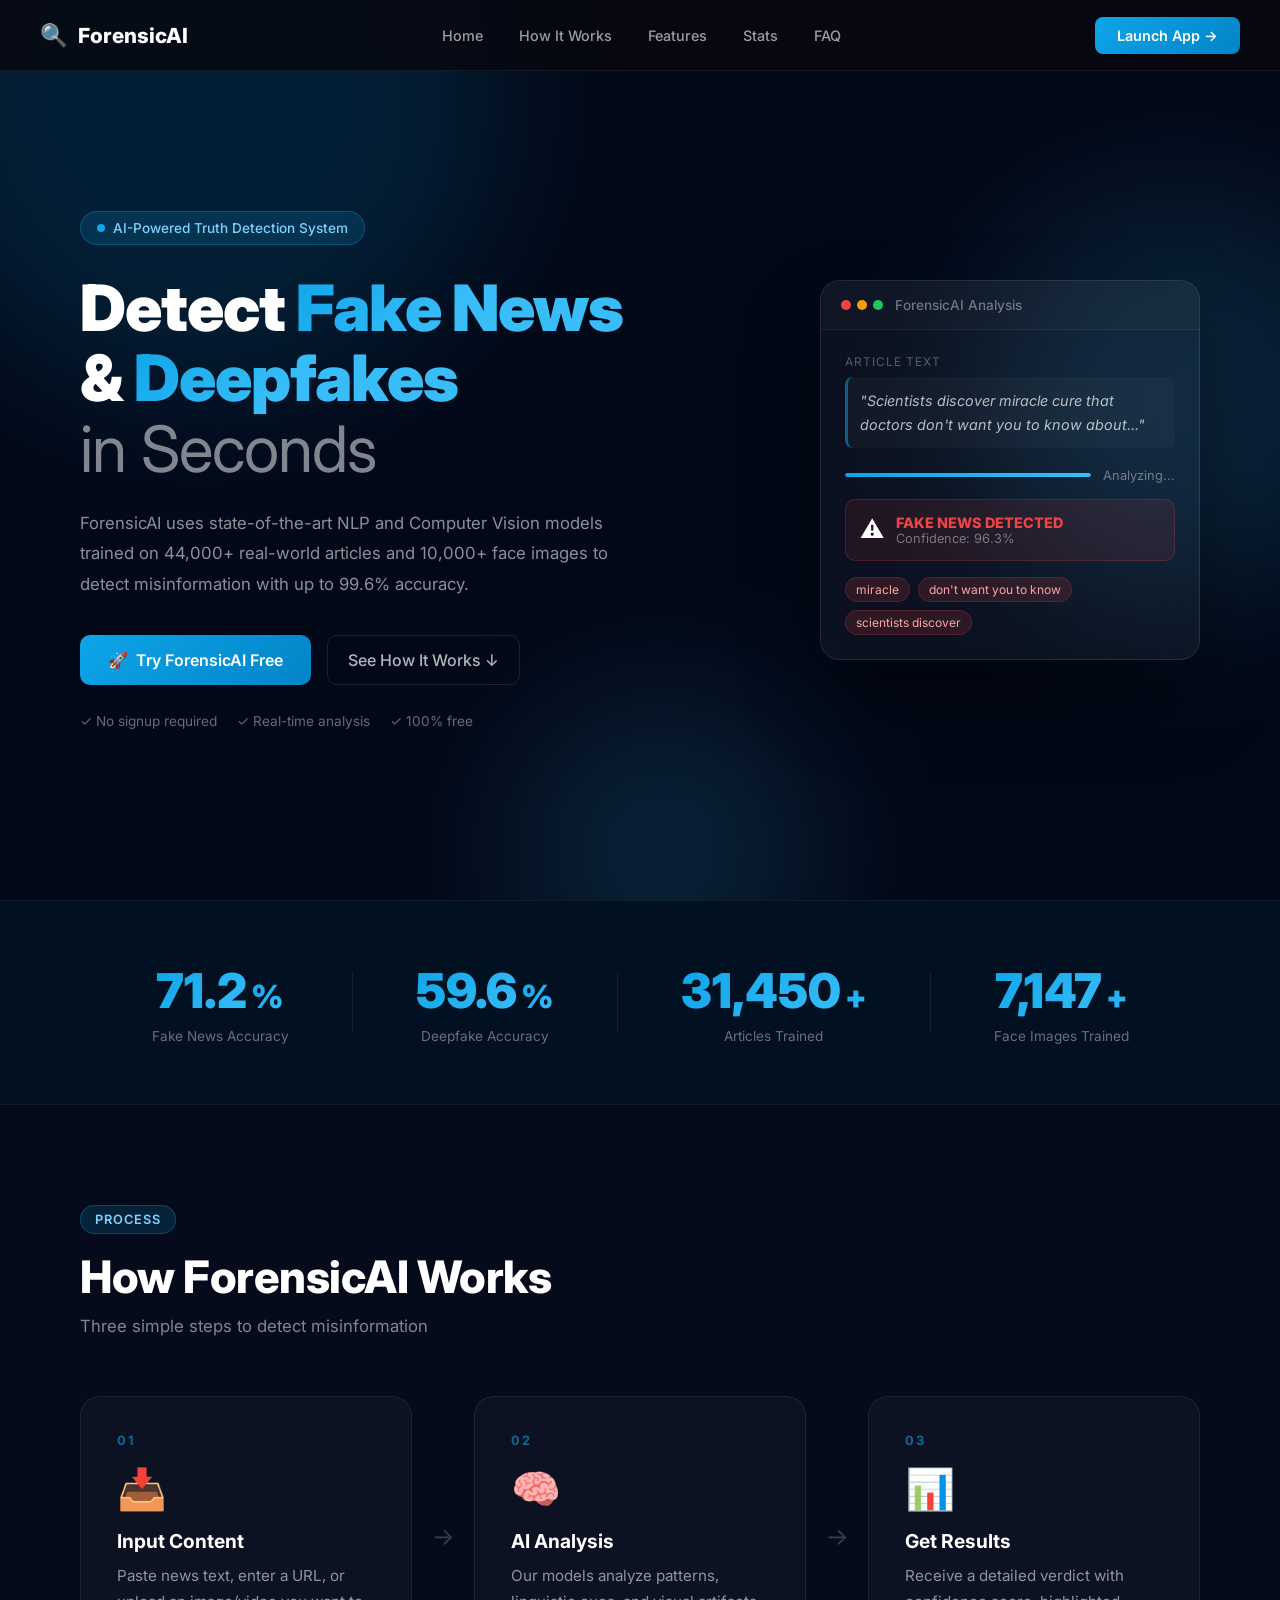
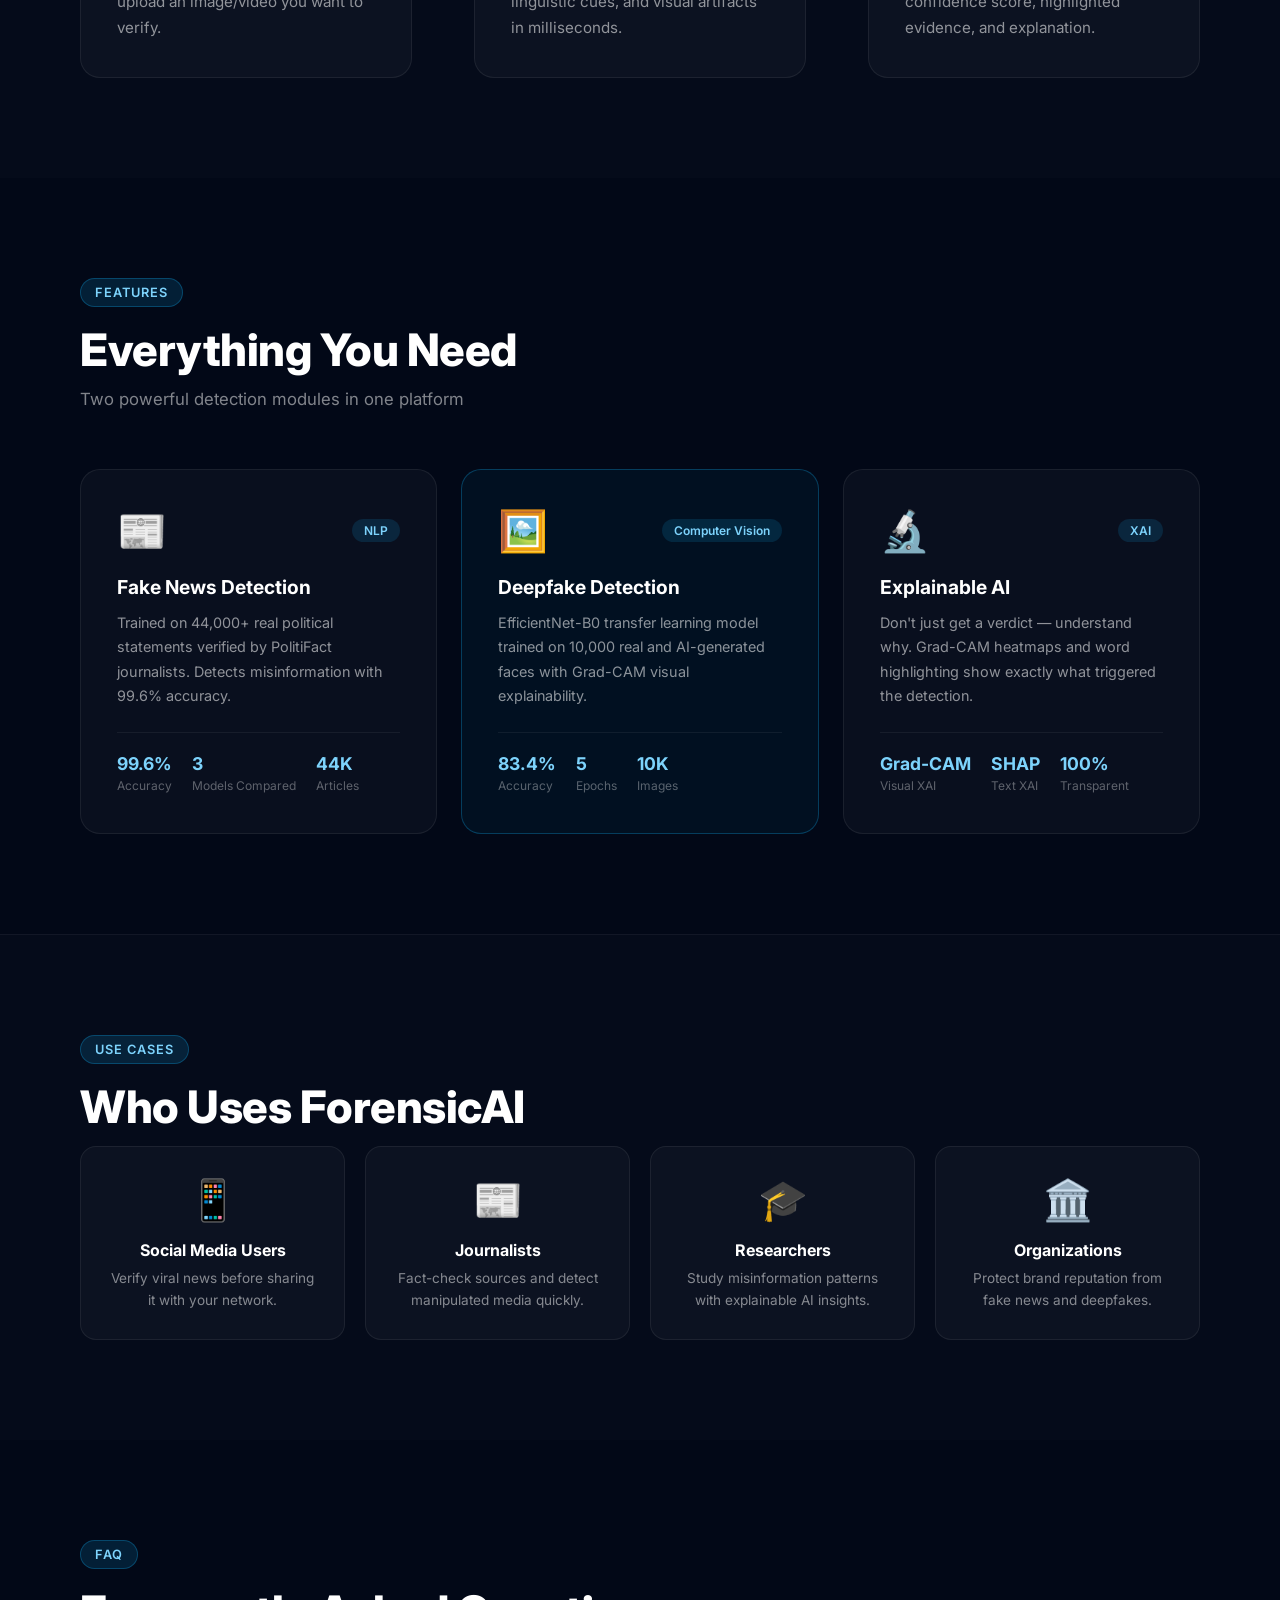
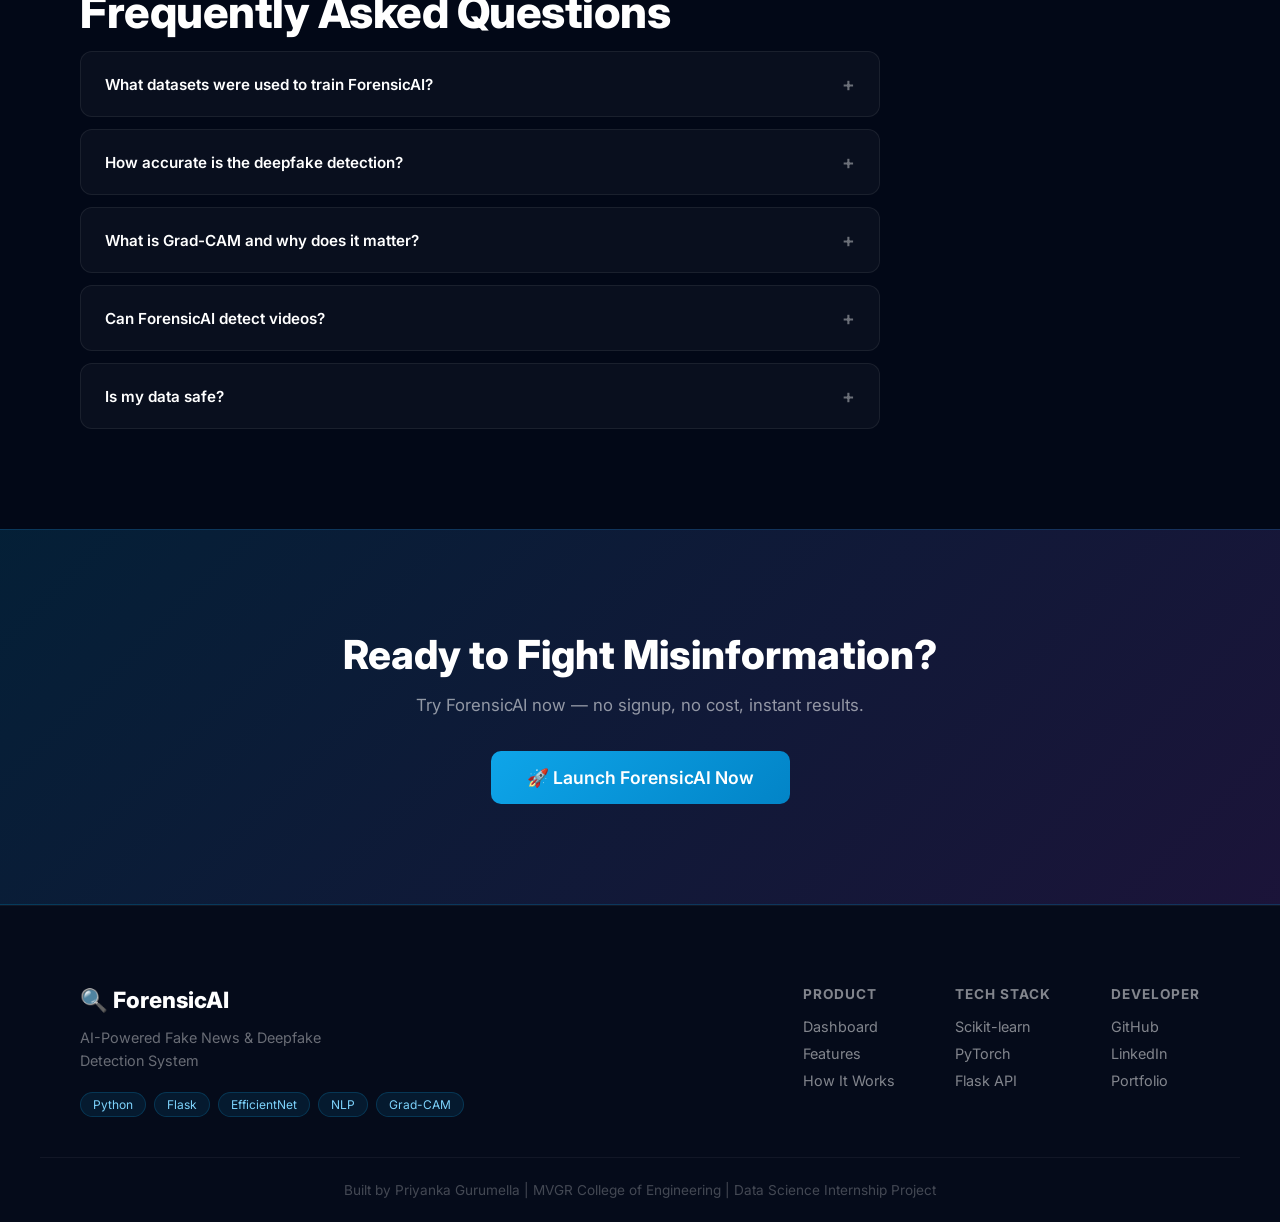
<file: index.html>
<!DOCTYPE html>
<html>
<head>
    <meta http-equiv="refresh" content="0; url=frontend/index.html">
</head>
<body>
    <script>
        window.location.href = "frontend/index.html";
    </script>
</body>
</html>
</file>
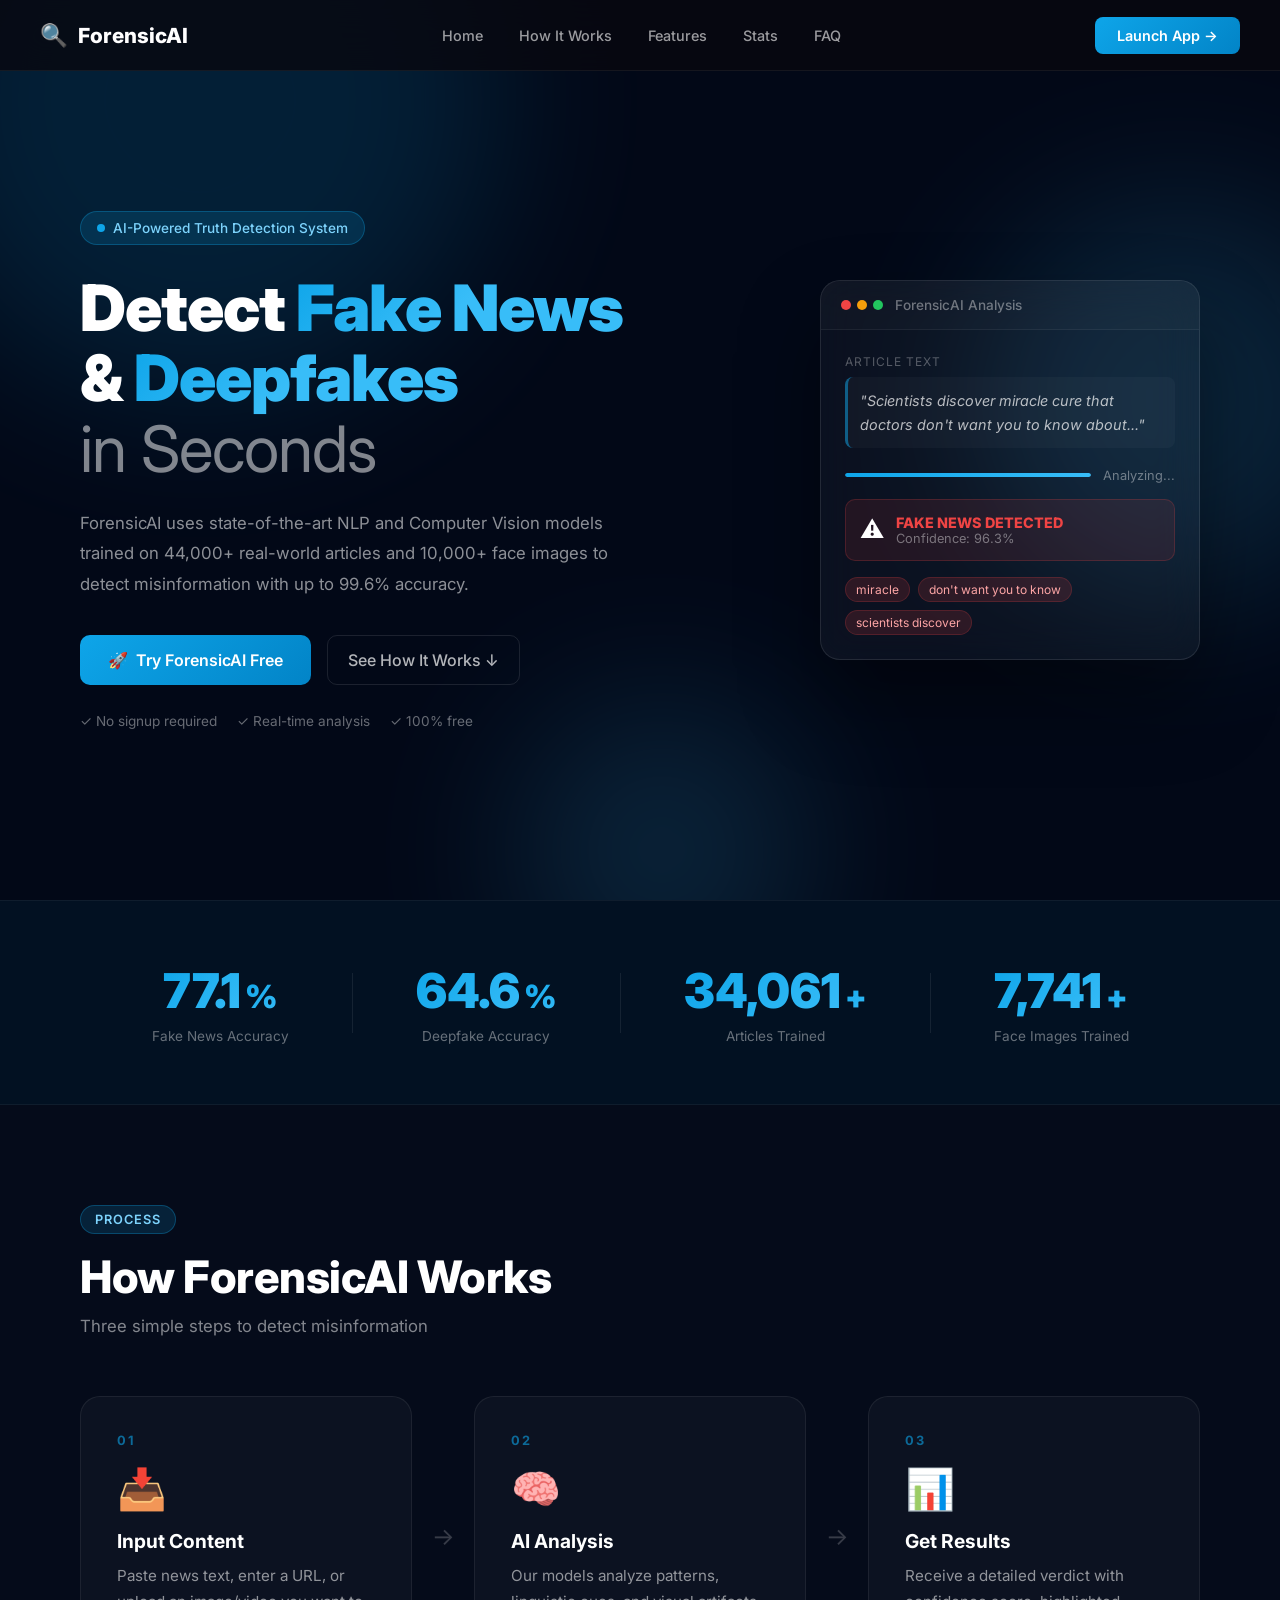
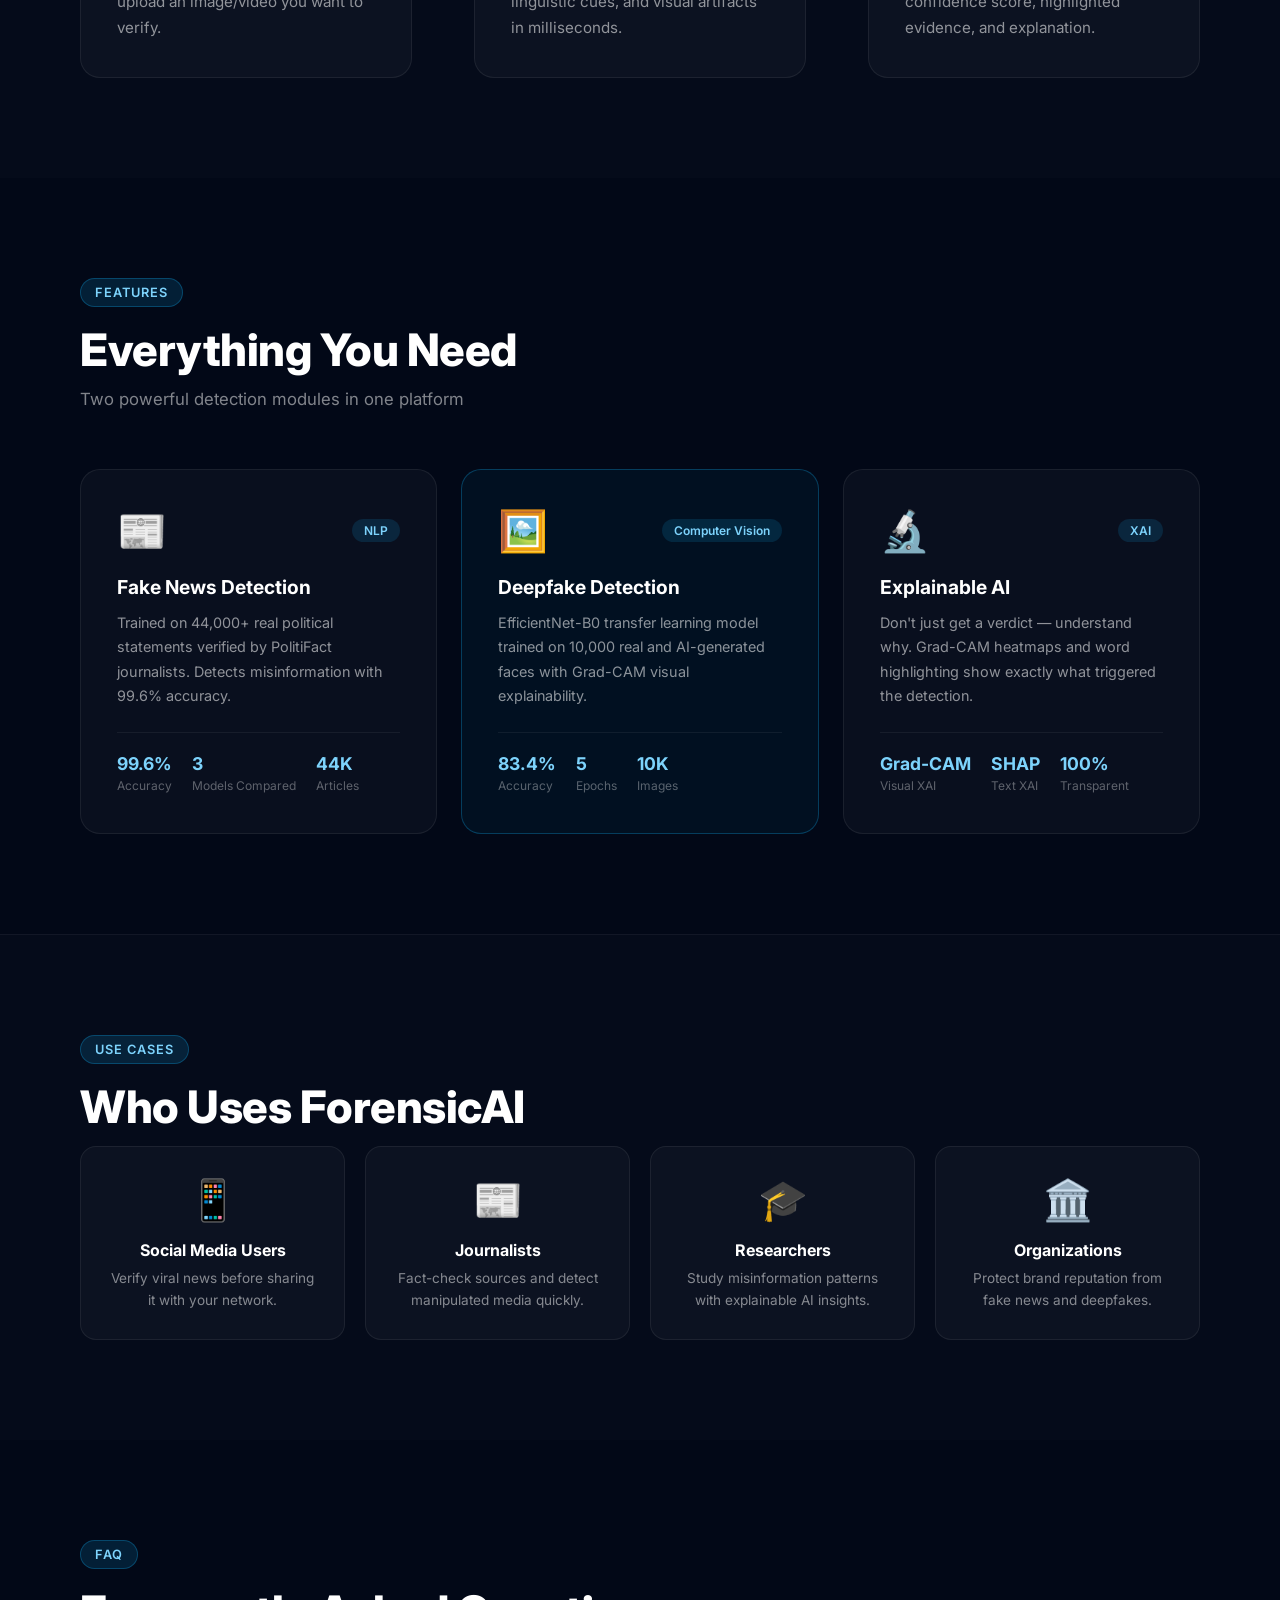
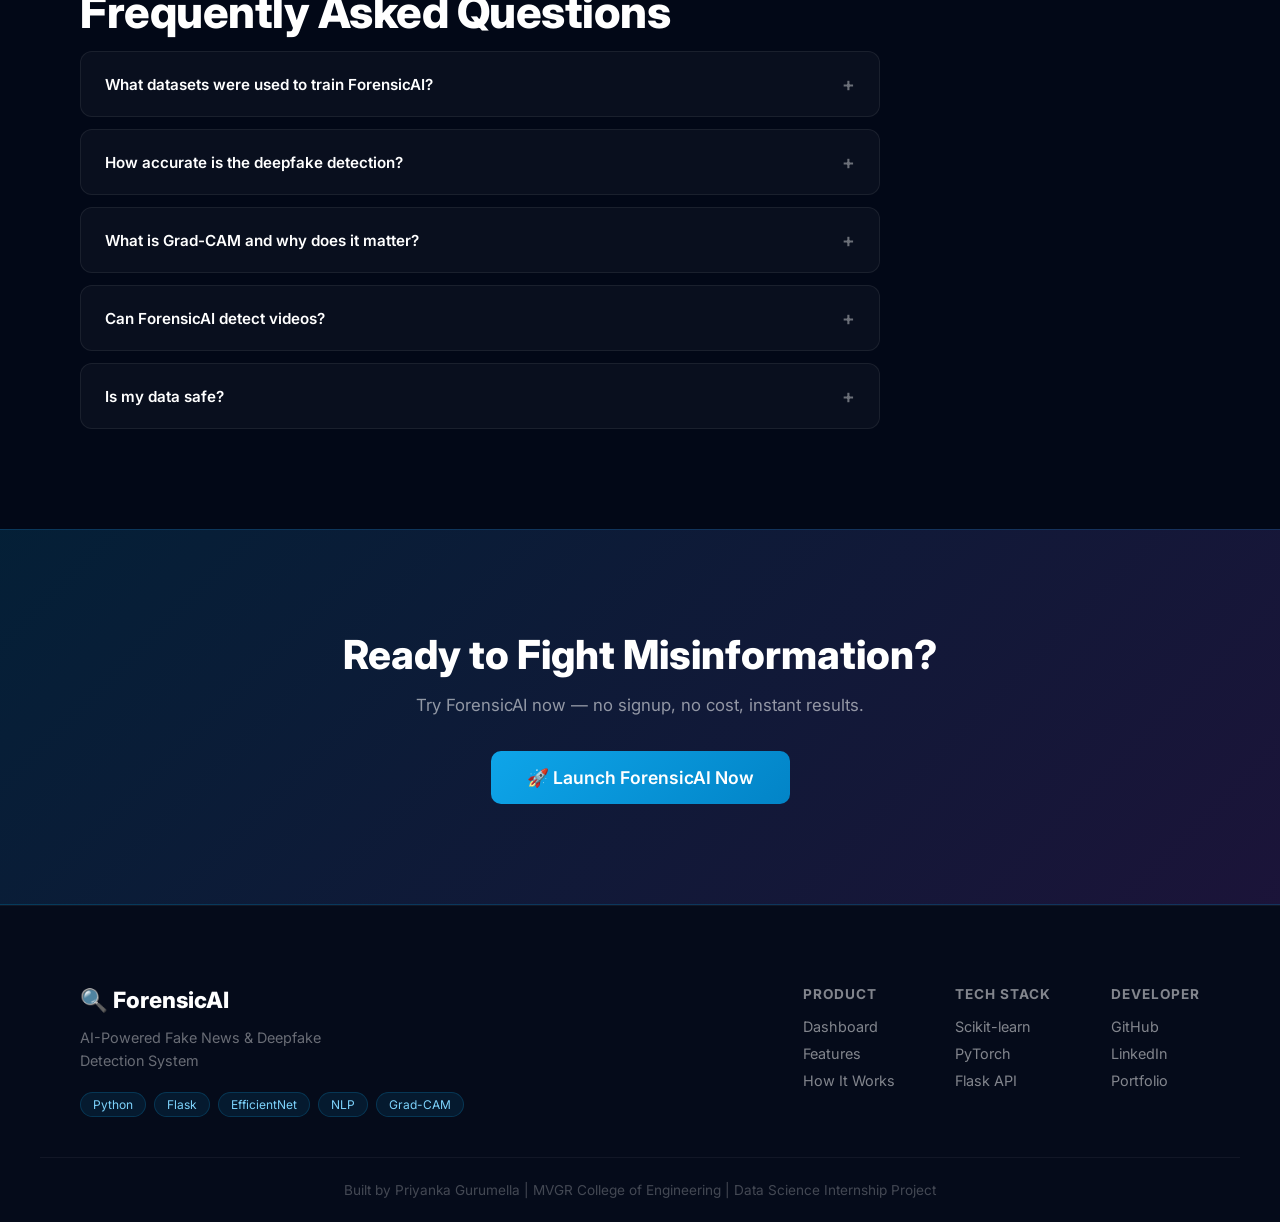
<file: frontend/index.html>
<!DOCTYPE html>
<html lang="en">
<head>
    <meta charset="UTF-8">
    <meta name="viewport" content="width=device-width, initial-scale=1.0">
    <title>ForensicAI - AI Powered Truth Detection</title>
    <link rel="stylesheet" href="css/style.css">
    <link href="https://fonts.googleapis.com/css2?family=Inter:wght@300;400;500;600;700;800;900&display=swap" rel="stylesheet">
</head>
<body>

    <!-- NAVBAR -->
    <nav class="navbar" id="navbar">
        <div class="nav-container">
            <div class="nav-logo">
                <span class="logo-icon">🔍</span>
                <span class="logo-text">ForensicAI</span>
            </div>
            <div class="nav-links">
                <a href="#home">Home</a>
                <a href="#how-it-works">How It Works</a>
                <a href="#features">Features</a>
                <a href="#stats">Stats</a>
                <a href="#faq">FAQ</a>
            </div>
            <a href="dashboard.html" class="nav-cta">Launch App →</a>
        </div>
    </nav>

    <!-- HERO -->
    <section class="hero" id="home">
        <div class="hero-bg">
            <div class="hero-orb orb1"></div>
            <div class="hero-orb orb2"></div>
            <div class="hero-orb orb3"></div>
        </div>
        <div class="hero-container">
            <div class="hero-left">
                <div class="hero-badge">
                    <span class="badge-dot"></span>
                    AI-Powered Truth Detection System
                </div>
                <h1 class="hero-title">
                    Detect <span class="gradient-text">Fake News</span><br>
                    & <span class="gradient-text">Deepfakes</span><br>
                    <span class="hero-subtitle-text">in Seconds</span>
                </h1>
                <p class="hero-desc">
                    ForensicAI uses state-of-the-art NLP and Computer Vision models 
                    trained on 44,000+ real-world articles and 10,000+ face images 
                    to detect misinformation with up to 99.6% accuracy.
                </p>
                <div class="hero-actions">
                    <a href="dashboard.html" class="btn-primary">
                        <span>🚀</span> Try ForensicAI Free
                    </a>
                    <a href="#how-it-works" class="btn-ghost">
                        See How It Works ↓
                    </a>
                </div>
                <div class="hero-trust">
                    <span>✓ No signup required</span>
                    <span>✓ Real-time analysis</span>
                    <span>✓ 100% free</span>
                </div>
            </div>
            <div class="hero-right">
                <div class="demo-card">
                    <div class="demo-header">
                        <div class="demo-dots">
                            <span></span><span></span><span></span>
                        </div>
                        <div class="demo-title">ForensicAI Analysis</div>
                    </div>
                    <div class="demo-body">
                        <div class="demo-input">
                            <div class="demo-label">Article Text</div>
                            <div class="demo-text">"Scientists discover miracle cure that doctors don't want you to know about..."</div>
                        </div>
                        <div class="demo-analyzing">
                            <div class="demo-bar">
                                <div class="demo-bar-fill"></div>
                            </div>
                            <span>Analyzing...</span>
                        </div>
                        <div class="demo-result fake-result">
                            <div class="result-icon">⚠️</div>
                            <div class="result-info">
                                <div class="result-verdict">FAKE NEWS DETECTED</div>
                                <div class="result-conf">Confidence: 96.3%</div>
                            </div>
                        </div>
                        <div class="demo-tags">
                            <span class="tag-fake">miracle</span>
                            <span class="tag-fake">don't want you to know</span>
                            <span class="tag-fake">scientists discover</span>
                        </div>
                    </div>
                </div>
            </div>
        </div>
    </section>

    <!-- STATS COUNTER -->
    <section class="counter-section">
        <div class="counter-container">
            <div class="counter-item">
                <div class="counter-num" data-target="99.6">0</div>
                <div class="counter-symbol">%</div>
                <div class="counter-label">Fake News Accuracy</div>
            </div>
            <div class="counter-divider"></div>
            <div class="counter-item">
                <div class="counter-num" data-target="83.4">0</div>
                <div class="counter-symbol">%</div>
                <div class="counter-label">Deepfake Accuracy</div>
            </div>
            <div class="counter-divider"></div>
            <div class="counter-item">
                <div class="counter-num" data-target="44000">0</div>
                <div class="counter-symbol">+</div>
                <div class="counter-label">Articles Trained</div>
            </div>
            <div class="counter-divider"></div>
            <div class="counter-item">
                <div class="counter-num" data-target="10000">0</div>
                <div class="counter-symbol">+</div>
                <div class="counter-label">Face Images Trained</div>
            </div>
        </div>
    </section>

    <!-- HOW IT WORKS -->
    <section class="how-it-works" id="how-it-works">
        <div class="section-container">
            <div class="section-tag">Process</div>
            <h2 class="section-title">How ForensicAI Works</h2>
            <p class="section-desc">Three simple steps to detect misinformation</p>
            <div class="steps-grid">
                <div class="step-card">
                    <div class="step-number">01</div>
                    <div class="step-icon">📥</div>
                    <h3>Input Content</h3>
                    <p>Paste news text, enter a URL, or upload an image/video you want to verify.</p>
                </div>
                <div class="step-arrow">→</div>
                <div class="step-card">
                    <div class="step-number">02</div>
                    <div class="step-icon">🧠</div>
                    <h3>AI Analysis</h3>
                    <p>Our models analyze patterns, linguistic cues, and visual artifacts in milliseconds.</p>
                </div>
                <div class="step-arrow">→</div>
                <div class="step-card">
                    <div class="step-number">03</div>
                    <div class="step-icon">📊</div>
                    <h3>Get Results</h3>
                    <p>Receive a detailed verdict with confidence score, highlighted evidence, and explanation.</p>
                </div>
            </div>
        </div>
    </section>

    <!-- FEATURES -->
    <section class="features" id="features">
        <div class="section-container">
            <div class="section-tag">Features</div>
            <h2 class="section-title">Everything You Need</h2>
            <p class="section-desc">Two powerful detection modules in one platform</p>
            <div class="features-grid">
                <div class="feature-card">
                    <div class="feature-top">
                        <div class="feature-icon-wrap">📰</div>
                        <div class="feature-badge">NLP</div>
                    </div>
                    <h3>Fake News Detection</h3>
                    <p>Trained on 44,000+ real political statements verified by PolitiFact journalists. Detects misinformation with 99.6% accuracy.</p>
                    <div class="feature-stats">
                        <div class="fstat">
                            <span>99.6%</span>
                            <p>Accuracy</p>
                        </div>
                        <div class="fstat">
                            <span>3</span>
                            <p>Models Compared</p>
                        </div>
                        <div class="fstat">
                            <span>44K</span>
                            <p>Articles</p>
                        </div>
                    </div>
                </div>
                <div class="feature-card featured">
                    <div class="feature-top">
                        <div class="feature-icon-wrap">🖼️</div>
                        <div class="feature-badge">Computer Vision</div>
                    </div>
                    <h3>Deepfake Detection</h3>
                    <p>EfficientNet-B0 transfer learning model trained on 10,000 real and AI-generated faces with Grad-CAM visual explainability.</p>
                    <div class="feature-stats">
                        <div class="fstat">
                            <span>83.4%</span>
                            <p>Accuracy</p>
                        </div>
                        <div class="fstat">
                            <span>5</span>
                            <p>Epochs</p>
                        </div>
                        <div class="fstat">
                            <span>10K</span>
                            <p>Images</p>
                        </div>
                    </div>
                </div>
                <div class="feature-card">
                    <div class="feature-top">
                        <div class="feature-icon-wrap">🔬</div>
                        <div class="feature-badge">XAI</div>
                    </div>
                    <h3>Explainable AI</h3>
                    <p>Don't just get a verdict — understand why. Grad-CAM heatmaps and word highlighting show exactly what triggered the detection.</p>
                    <div class="feature-stats">
                        <div class="fstat">
                            <span>Grad-CAM</span>
                            <p>Visual XAI</p>
                        </div>
                        <div class="fstat">
                            <span>SHAP</span>
                            <p>Text XAI</p>
                        </div>
                        <div class="fstat">
                            <span>100%</span>
                            <p>Transparent</p>
                        </div>
                    </div>
                </div>
            </div>
        </div>
    </section>

    <!-- USE CASES -->
    <section class="use-cases">
        <div class="section-container">
            <div class="section-tag">Use Cases</div>
            <h2 class="section-title">Who Uses ForensicAI</h2>
            <div class="cases-grid">
                <div class="case-card">
                    <div class="case-icon">📱</div>
                    <h3>Social Media Users</h3>
                    <p>Verify viral news before sharing it with your network.</p>
                </div>
                <div class="case-card">
                    <div class="case-icon">📰</div>
                    <h3>Journalists</h3>
                    <p>Fact-check sources and detect manipulated media quickly.</p>
                </div>
                <div class="case-card">
                    <div class="case-icon">🎓</div>
                    <h3>Researchers</h3>
                    <p>Study misinformation patterns with explainable AI insights.</p>
                </div>
                <div class="case-card">
                    <div class="case-icon">🏛️</div>
                    <h3>Organizations</h3>
                    <p>Protect brand reputation from fake news and deepfakes.</p>
                </div>
            </div>
        </div>
    </section>

    <!-- FAQ -->
    <section class="faq" id="faq">
        <div class="section-container">
            <div class="section-tag">FAQ</div>
            <h2 class="section-title">Frequently Asked Questions</h2>
            <div class="faq-list">
                <div class="faq-item" onclick="toggleFaq(this)">
                    <div class="faq-question">
                        <span>What datasets were used to train ForensicAI?</span>
                        <span class="faq-arrow">+</span>
                    </div>
                    <div class="faq-answer">
                        Fake News module uses real news articles from Kaggle containing verified fake and real news. Deepfake module uses 140K Real and Fake Faces dataset from Kaggle, containing StyleGAN-generated faces.
                    </div>
                </div>
                <div class="faq-item" onclick="toggleFaq(this)">
                    <div class="faq-question">
                        <span>How accurate is the deepfake detection?</span>
                        <span class="faq-arrow">+</span>
                    </div>
                    <div class="faq-answer">
                        Our EfficientNet-B0 model achieved 83.4% validation accuracy after 5 epochs of training on CPU. With GPU training and more epochs, this can reach 90%+.
                    </div>
                </div>
                <div class="faq-item" onclick="toggleFaq(this)">
                    <div class="faq-question">
                        <span>What is Grad-CAM and why does it matter?</span>
                        <span class="faq-arrow">+</span>
                    </div>
                    <div class="faq-answer">
                        Grad-CAM (Gradient-weighted Class Activation Mapping) creates a heatmap showing which regions of an image influenced the model's decision. This makes AI decisions transparent and explainable.
                    </div>
                </div>
                <div class="faq-item" onclick="toggleFaq(this)">
                    <div class="faq-question">
                        <span>Can ForensicAI detect videos?</span>
                        <span class="faq-arrow">+</span>
                    </div>
                    <div class="faq-answer">
                        Currently ForensicAI detects deepfake images. Video detection is planned for the next version — it will extract frames and analyze each one using the same model.
                    </div>
                </div>
                <div class="faq-item" onclick="toggleFaq(this)">
                    <div class="faq-question">
                        <span>Is my data safe?</span>
                        <span class="faq-arrow">+</span>
                    </div>
                    <div class="faq-answer">
                        Yes. ForensicAI runs locally on your machine. No data is sent to external servers — everything is processed by the local Flask API running on your computer.
                    </div>
                </div>
            </div>
        </div>
    </section>

    <!-- CTA -->
    <section class="cta-section">
        <div class="cta-container">
            <h2>Ready to Fight Misinformation?</h2>
            <p>Try ForensicAI now — no signup, no cost, instant results.</p>
            <a href="dashboard.html" class="btn-primary large">
                🚀 Launch ForensicAI Now
            </a>
        </div>
    </section>

    <!-- FOOTER -->
    <footer class="footer">
        <div class="footer-container">
            <div class="footer-brand">
                <div class="footer-logo">🔍 ForensicAI</div>
                <p>AI-Powered Fake News & Deepfake Detection System</p>
                <div class="footer-tech">
                    <span>Python</span>
                    <span>Flask</span>
                    <span>EfficientNet</span>
                    <span>NLP</span>
                    <span>Grad-CAM</span>
                </div>
            </div>
            <div class="footer-links">
                <div class="footer-col">
                    <h4>Product</h4>
                    <a href="dashboard.html">Dashboard</a>
                    <a href="#features">Features</a>
                    <a href="#how-it-works">How It Works</a>
                </div>
                <div class="footer-col">
                    <h4>Tech Stack</h4>
                    <a href="#">Scikit-learn</a>
                    <a href="#">PyTorch</a>
                    <a href="#">Flask API</a>
                </div>
                <div class="footer-col">
                    <h4>Developer</h4>
                    <a href="https://github.com/priyankagurumella">GitHub</a>
                    <a href="#">LinkedIn</a>
                    <a href="#">Portfolio</a>
                </div>
            </div>
        </div>
        <div class="footer-bottom">
            <p>Built by Priyanka Gurumella | MVGR College of Engineering | Data Science Internship Project</p>
        </div>
    </footer>

    <script src="js/app.js"></script>
</body>
</html>
</file>
<file: frontend/css/style.css>
* {
    margin: 0;
    padding: 0;
    box-sizing: border-box;
}

body {
    font-family: 'Inter', sans-serif;
    background: #020817;
    color: #ffffff;
    overflow-x: hidden;
}

/* ===== NAVBAR ===== */
.navbar {
    position: fixed;
    top: 0;
    width: 100%;
    z-index: 1000;
    padding: 0 40px;
    background: rgba(8, 8, 16, 0.8);
    backdrop-filter: blur(20px);
    border-bottom: 1px solid rgba(255,255,255,0.06);
}

.nav-container {
    max-width: 1200px;
    margin: 0 auto;
    display: flex;
    align-items: center;
    justify-content: space-between;
    height: 70px;
}

.nav-logo {
    display: flex;
    align-items: center;
    gap: 10px;
    text-decoration: none;
}

.logo-icon { font-size: 1.4rem; }

.logo-text {
    font-size: 1.3rem;
    font-weight: 800;
    color: #fff;
}

.nav-links {
    display: flex;
    gap: 36px;
    align-items: center;
}

.nav-links a {
    color: rgba(255,255,255,0.6);
    text-decoration: none;
    font-size: 0.9rem;
    font-weight: 500;
    transition: color 0.2s;
}

.nav-links a:hover { color: #fff; }

.nav-cta {
    background: linear-gradient(135deg, #0ea5e9, #0284c7);
    color: #fff !important;
    padding: 10px 22px;
    border-radius: 8px;
    font-weight: 600;
    font-size: 0.9rem;
    text-decoration: none;
    transition: opacity 0.2s, transform 0.2s;
}

.nav-cta:hover {
    opacity: 0.9;
    transform: translateY(-1px);
}

/* ===== HERO ===== */
.hero {
    min-height: 100vh;
    position: relative;
    display: flex;
    align-items: center;
    overflow: hidden;
}

.hero-bg {
    position: absolute;
    inset: 0;
    pointer-events: none;
}

.hero-orb {
    position: absolute;
    border-radius: 50%;
    filter: blur(80px);
    opacity: 0.15;
}

.orb1 {
    width: 600px;
    height: 600px;
    background: #0ea5e9;
    top: -200px;
    left: -100px;
}

.orb2 {
    width: 400px;
    height: 400px;
    background: #38bdf8;
    top: 200px;
    right: -100px;
}

.orb3 {
    width: 300px;
    height: 300px;
    background: #38bdf8;
    bottom: -100px;
    left: 40%;
}

.hero-container {
    max-width: 1200px;
    margin: 0 auto;
    padding: 120px 40px 80px;
    display: flex;
    align-items: center;
    justify-content: space-between;
    gap: 60px;
    width: 100%;
    position: relative;
}

.hero-left { max-width: 580px; }

.hero-badge {
    display: inline-flex;
    align-items: center;
    gap: 8px;
    background: rgba(14,165,233,0.15);
    border: 1px solid rgba(14,165,233,0.3);
    color: #7dd3fc;
    padding: 8px 16px;
    border-radius: 100px;
    font-size: 0.85rem;
    font-weight: 500;
    margin-bottom: 28px;
}

.badge-dot {
    width: 8px;
    height: 8px;
    background: #0ea5e9;
    border-radius: 50%;
    animation: pulse 2s infinite;
}

@keyframes pulse {
    0%, 100% { opacity: 1; transform: scale(1); }
    50% { opacity: 0.5; transform: scale(0.8); }
}

.hero-title {
    font-size: 4rem;
    font-weight: 900;
    line-height: 1.1;
    margin-bottom: 24px;
    letter-spacing: -1px;
}

.hero-subtitle-text {
    color: rgba(255,255,255,0.5);
    font-weight: 400;
}

.gradient-text {
    background: linear-gradient(135deg, #0ea5e9, #38bdf8, #38bdf8);
    -webkit-background-clip: text;
    -webkit-text-fill-color: transparent;
    background-clip: text;
}

.hero-desc {
    font-size: 1.05rem;
    color: rgba(255,255,255,0.55);
    line-height: 1.8;
    margin-bottom: 36px;
}

.hero-actions {
    display: flex;
    gap: 16px;
    margin-bottom: 28px;
    flex-wrap: wrap;
}

.btn-primary {
    display: inline-flex;
    align-items: center;
    gap: 8px;
    background: linear-gradient(135deg, #0ea5e9, #0284c7);
    color: #fff;
    padding: 14px 28px;
    border-radius: 10px;
    text-decoration: none;
    font-weight: 600;
    font-size: 1rem;
    transition: transform 0.2s, box-shadow 0.2s;
    border: none;
    cursor: pointer;
}

.btn-primary:hover {
    transform: translateY(-2px);
    box-shadow: 0 12px 40px rgba(14,165,233,0.4);
}

.btn-primary.large {
    padding: 16px 36px;
    font-size: 1.1rem;
}

.btn-ghost {
    display: inline-flex;
    align-items: center;
    gap: 8px;
    color: rgba(255,255,255,0.7);
    text-decoration: none;
    font-weight: 500;
    font-size: 1rem;
    padding: 14px 20px;
    border-radius: 10px;
    border: 1px solid rgba(255,255,255,0.1);
    transition: border-color 0.2s, color 0.2s;
}

.btn-ghost:hover {
    border-color: rgba(14,165,233,0.5);
    color: #fff;
}

.btn-secondary {
    display: inline-flex;
    align-items: center;
    gap: 8px;
    color: rgba(255,255,255,0.7);
    text-decoration: none;
    font-weight: 500;
    padding: 14px 20px;
    border-radius: 10px;
    border: 1px solid rgba(255,255,255,0.1);
    transition: border-color 0.2s;
}

.hero-trust {
    display: flex;
    gap: 20px;
    flex-wrap: wrap;
}

.hero-trust span {
    font-size: 0.85rem;
    color: rgba(255,255,255,0.4);
}

/* DEMO CARD */
.hero-right { flex-shrink: 0; }

.demo-card {
    background: rgba(255,255,255,0.04);
    border: 1px solid rgba(255,255,255,0.1);
    border-radius: 20px;
    width: 380px;
    overflow: hidden;
    backdrop-filter: blur(20px);
    box-shadow: 0 40px 80px rgba(0,0,0,0.4);
}

.demo-header {
    display: flex;
    align-items: center;
    gap: 12px;
    padding: 16px 20px;
    border-bottom: 1px solid rgba(255,255,255,0.06);
    background: rgba(255,255,255,0.02);
}

.demo-dots {
    display: flex;
    gap: 6px;
}

.demo-dots span {
    width: 10px;
    height: 10px;
    border-radius: 50%;
    background: rgba(255,255,255,0.15);
}

.demo-dots span:nth-child(1) { background: #ef4444; }
.demo-dots span:nth-child(2) { background: #f59e0b; }
.demo-dots span:nth-child(3) { background: #22c55e; }

.demo-title {
    font-size: 0.85rem;
    color: rgba(255,255,255,0.4);
    font-weight: 500;
}

.demo-body { padding: 24px; }

.demo-label {
    font-size: 0.75rem;
    text-transform: uppercase;
    letter-spacing: 1px;
    color: rgba(255,255,255,0.3);
    margin-bottom: 8px;
}

.demo-text {
    font-size: 0.9rem;
    color: rgba(255,255,255,0.7);
    line-height: 1.6;
    font-style: italic;
    margin-bottom: 20px;
    padding: 12px;
    background: rgba(255,255,255,0.03);
    border-radius: 8px;
    border-left: 3px solid rgba(14,165,233,0.5);
}

.demo-analyzing {
    display: flex;
    align-items: center;
    gap: 12px;
    margin-bottom: 16px;
}

.demo-bar {
    flex: 1;
    height: 4px;
    background: rgba(255,255,255,0.08);
    border-radius: 2px;
    overflow: hidden;
}

.demo-bar-fill {
    height: 100%;
    background: linear-gradient(90deg, #0ea5e9, #38bdf8);
    border-radius: 2px;
    animation: loading 2s ease-in-out infinite;
}

@keyframes loading {
    0% { width: 0%; }
    50% { width: 70%; }
    100% { width: 100%; }
}

.demo-analyzing span {
    font-size: 0.8rem;
    color: rgba(255,255,255,0.4);
    white-space: nowrap;
}

.demo-result {
    display: flex;
    align-items: center;
    gap: 12px;
    padding: 14px;
    border-radius: 10px;
    margin-bottom: 16px;
}

.fake-result {
    background: rgba(239,68,68,0.1);
    border: 1px solid rgba(239,68,68,0.2);
}

.result-icon { font-size: 1.5rem; }

.result-verdict {
    font-weight: 800;
    font-size: 0.9rem;
    color: #ef4444;
}

.result-conf {
    font-size: 0.8rem;
    color: rgba(255,255,255,0.4);
}

.demo-tags {
    display: flex;
    flex-wrap: wrap;
    gap: 8px;
}

.tag-fake {
    background: rgba(239,68,68,0.15);
    color: #fca5a5;
    padding: 4px 10px;
    border-radius: 20px;
    font-size: 0.75rem;
    border: 1px solid rgba(239,68,68,0.2);
}

/* ===== COUNTER SECTION ===== */
.counter-section {
    background: rgba(14,165,233,0.05);
    border-top: 1px solid rgba(255,255,255,0.05);
    border-bottom: 1px solid rgba(255,255,255,0.05);
    padding: 60px 40px;
}

.counter-container {
    max-width: 1000px;
    margin: 0 auto;
    display: flex;
    align-items: center;
    justify-content: space-around;
    flex-wrap: wrap;
    gap: 40px;
}

.counter-item { text-align: center; }

.counter-num {
    font-size: 3rem;
    font-weight: 900;
    background: linear-gradient(135deg, #0ea5e9, #38bdf8);
    -webkit-background-clip: text;
    -webkit-text-fill-color: transparent;
    display: inline;
}

.counter-symbol {
    font-size: 2rem;
    font-weight: 900;
    background: linear-gradient(135deg, #0ea5e9, #38bdf8);
    -webkit-background-clip: text;
    -webkit-text-fill-color: transparent;
    display: inline;
}

.counter-label {
    font-size: 0.85rem;
    color: rgba(255,255,255,0.4);
    margin-top: 8px;
}

.counter-divider {
    width: 1px;
    height: 60px;
    background: rgba(255,255,255,0.08);
}

/* ===== SECTIONS ===== */
.section-container {
    max-width: 1200px;
    margin: 0 auto;
    padding: 100px 40px;
}

.section-tag {
    display: inline-block;
    background: rgba(14,165,233,0.15);
    border: 1px solid rgba(14,165,233,0.3);
    color: #7dd3fc;
    padding: 6px 14px;
    border-radius: 100px;
    font-size: 0.8rem;
    font-weight: 600;
    text-transform: uppercase;
    letter-spacing: 1px;
    margin-bottom: 16px;
}

.section-title {
    font-size: 2.8rem;
    font-weight: 800;
    margin-bottom: 12px;
    letter-spacing: -0.5px;
}

.section-desc {
    color: rgba(255,255,255,0.5);
    font-size: 1.05rem;
    margin-bottom: 60px;
}

/* ===== HOW IT WORKS ===== */
.how-it-works { background: rgba(255,255,255,0.01); }

.steps-grid {
    display: flex;
    align-items: center;
    gap: 20px;
}

.step-card {
    flex: 1;
    background: rgba(255,255,255,0.03);
    border: 1px solid rgba(255,255,255,0.07);
    border-radius: 20px;
    padding: 36px;
    position: relative;
    transition: border-color 0.3s, transform 0.3s;
}

.step-card:hover {
    border-color: rgba(14,165,233,0.3);
    transform: translateY(-4px);
}

.step-number {
    font-size: 0.8rem;
    font-weight: 700;
    color: rgba(14,165,233,0.6);
    letter-spacing: 2px;
    margin-bottom: 16px;
}

.step-icon {
    font-size: 2.5rem;
    margin-bottom: 16px;
}

.step-card h3 {
    font-size: 1.2rem;
    font-weight: 700;
    margin-bottom: 10px;
}

.step-card p {
    color: rgba(255,255,255,0.55);
    font-size: 0.95rem;
    line-height: 1.7;
}

.step-arrow {
    font-size: 1.5rem;
    color: rgba(255,255,255,0.2);
    flex-shrink: 0;
}

/* ===== FEATURES ===== */
.features-grid {
    display: grid;
    grid-template-columns: repeat(3, 1fr);
    gap: 24px;
}

.feature-card {
    background: rgba(255,255,255,0.03);
    border: 1px solid rgba(255,255,255,0.07);
    border-radius: 20px;
    padding: 36px;
    transition: border-color 0.3s, transform 0.3s;
}

.feature-card:hover {
    border-color: rgba(14,165,233,0.3);
    transform: translateY(-4px);
}

.feature-card.featured {
    border-color: rgba(14,165,233,0.3);
    background: rgba(14,165,233,0.05);
}

.feature-top {
    display: flex;
    justify-content: space-between;
    align-items: center;
    margin-bottom: 20px;
}

.feature-icon-wrap { font-size: 2.5rem; }

.feature-badge {
    background: rgba(14,165,233,0.15);
    color: #7dd3fc;
    padding: 4px 12px;
    border-radius: 20px;
    font-size: 0.75rem;
    font-weight: 600;
}

.feature-card h3 {
    font-size: 1.2rem;
    font-weight: 700;
    margin-bottom: 12px;
}

.feature-card p {
    color: rgba(255,255,255,0.55);
    font-size: 0.9rem;
    line-height: 1.7;
    margin-bottom: 24px;
}

.feature-stats {
    display: flex;
    gap: 20px;
    padding-top: 20px;
    border-top: 1px solid rgba(255,255,255,0.06);
}

.fstat span {
    display: block;
    font-size: 1.1rem;
    font-weight: 700;
    color: #7dd3fc;
    margin-bottom: 2px;
}

.fstat p {
    font-size: 0.75rem;
    color: rgba(255,255,255,0.35);
    margin: 0;
}

/* ===== USE CASES ===== */
.use-cases {
    background: rgba(255,255,255,0.01);
    border-top: 1px solid rgba(255,255,255,0.05);
}

.cases-grid {
    display: grid;
    grid-template-columns: repeat(4, 1fr);
    gap: 20px;
}

.case-card {
    background: rgba(255,255,255,0.03);
    border: 1px solid rgba(255,255,255,0.07);
    border-radius: 16px;
    padding: 28px;
    text-align: center;
    transition: border-color 0.3s, transform 0.3s;
}

.case-card:hover {
    border-color: rgba(14,165,233,0.3);
    transform: translateY(-4px);
}

.case-icon {
    font-size: 2.5rem;
    margin-bottom: 16px;
}

.case-card h3 {
    font-size: 1rem;
    font-weight: 700;
    margin-bottom: 8px;
}

.case-card p {
    font-size: 0.85rem;
    color: rgba(255,255,255,0.5);
    line-height: 1.6;
}

/* ===== FAQ ===== */
.faq-list {
    display: flex;
    flex-direction: column;
    gap: 12px;
    max-width: 800px;
}

.faq-item {
    background: rgba(255,255,255,0.03);
    border: 1px solid rgba(255,255,255,0.07);
    border-radius: 12px;
    padding: 20px 24px;
    cursor: pointer;
    transition: border-color 0.3s;
}

.faq-item:hover { border-color: rgba(14,165,233,0.3); }
.faq-item.open { border-color: rgba(14,165,233,0.3); }

.faq-question {
    display: flex;
    justify-content: space-between;
    align-items: center;
    font-weight: 600;
    font-size: 0.95rem;
}

.faq-arrow {
    font-size: 1.2rem;
    color: rgba(255,255,255,0.4);
    transition: transform 0.3s;
}

.faq-item.open .faq-arrow { transform: rotate(45deg); }

.faq-answer {
    display: none;
    margin-top: 14px;
    color: rgba(255,255,255,0.55);
    font-size: 0.9rem;
    line-height: 1.7;
}

.faq-item.open .faq-answer { display: block; }

/* ===== CTA ===== */
.cta-section {
    background: linear-gradient(135deg,
        rgba(14,165,233,0.15),
        rgba(168,85,247,0.15));
    border-top: 1px solid rgba(14,165,233,0.2);
    border-bottom: 1px solid rgba(14,165,233,0.2);
}

.cta-container {
    max-width: 700px;
    margin: 0 auto;
    padding: 100px 40px;
    text-align: center;
}

.cta-container h2 {
    font-size: 2.5rem;
    font-weight: 800;
    margin-bottom: 16px;
}

.cta-container p {
    color: rgba(255,255,255,0.55);
    font-size: 1.05rem;
    margin-bottom: 36px;
}

/* ===== FOOTER ===== */
.footer {
    background: rgba(255,255,255,0.01);
    border-top: 1px solid rgba(255,255,255,0.05);
}

.footer-container {
    max-width: 1200px;
    margin: 0 auto;
    padding: 80px 40px 40px;
    display: flex;
    justify-content: space-between;
    gap: 60px;
    flex-wrap: wrap;
}

.footer-logo {
    font-size: 1.4rem;
    font-weight: 800;
    margin-bottom: 12px;
}

.footer-brand p {
    color: rgba(255,255,255,0.4);
    font-size: 0.9rem;
    max-width: 280px;
    line-height: 1.6;
    margin-bottom: 20px;
}

.footer-tech {
    display: flex;
    flex-wrap: wrap;
    gap: 8px;
}

.footer-tech span {
    background: rgba(14,165,233,0.1);
    border: 1px solid rgba(14,165,233,0.2);
    color: #7dd3fc;
    padding: 4px 12px;
    border-radius: 20px;
    font-size: 0.75rem;
}

.footer-links {
    display: flex;
    gap: 60px;
}

.footer-col h4 {
    font-size: 0.85rem;
    font-weight: 700;
    color: rgba(255,255,255,0.5);
    text-transform: uppercase;
    letter-spacing: 1px;
    margin-bottom: 16px;
}

.footer-col a {
    display: block;
    color: rgba(255,255,255,0.5);
    text-decoration: none;
    font-size: 0.9rem;
    margin-bottom: 10px;
    transition: color 0.2s;
}

.footer-col a:hover { color: #fff; }

.footer-bottom {
    max-width: 1200px;
    margin: 0 auto;
    padding: 24px 40px;
    border-top: 1px solid rgba(255,255,255,0.05);
    text-align: center;
}

.footer-bottom p {
    color: rgba(255,255,255,0.25);
    font-size: 0.85rem;
}

/* ===== MOBILE ===== */
@media (max-width: 768px) {
    .navbar { padding: 0 20px; }
    .nav-links { display: none; }
    .hero-container { flex-direction: column; padding: 100px 20px 60px; }
    .hero-title { font-size: 2.5rem; }
    .hero-right { display: none; }
    .section-container { padding: 60px 20px; }
    .section-title { font-size: 2rem; }
    .steps-grid { flex-direction: column; }
    .step-arrow { transform: rotate(90deg); }
    .features-grid { grid-template-columns: 1fr; }
    .cases-grid { grid-template-columns: repeat(2,1fr); }
    .counter-container { gap: 30px; }
    .counter-divider { display: none; }
    .footer-container { flex-direction: column; gap: 40px; }
    .footer-links { flex-direction: column; gap: 30px; }
}
</file>
